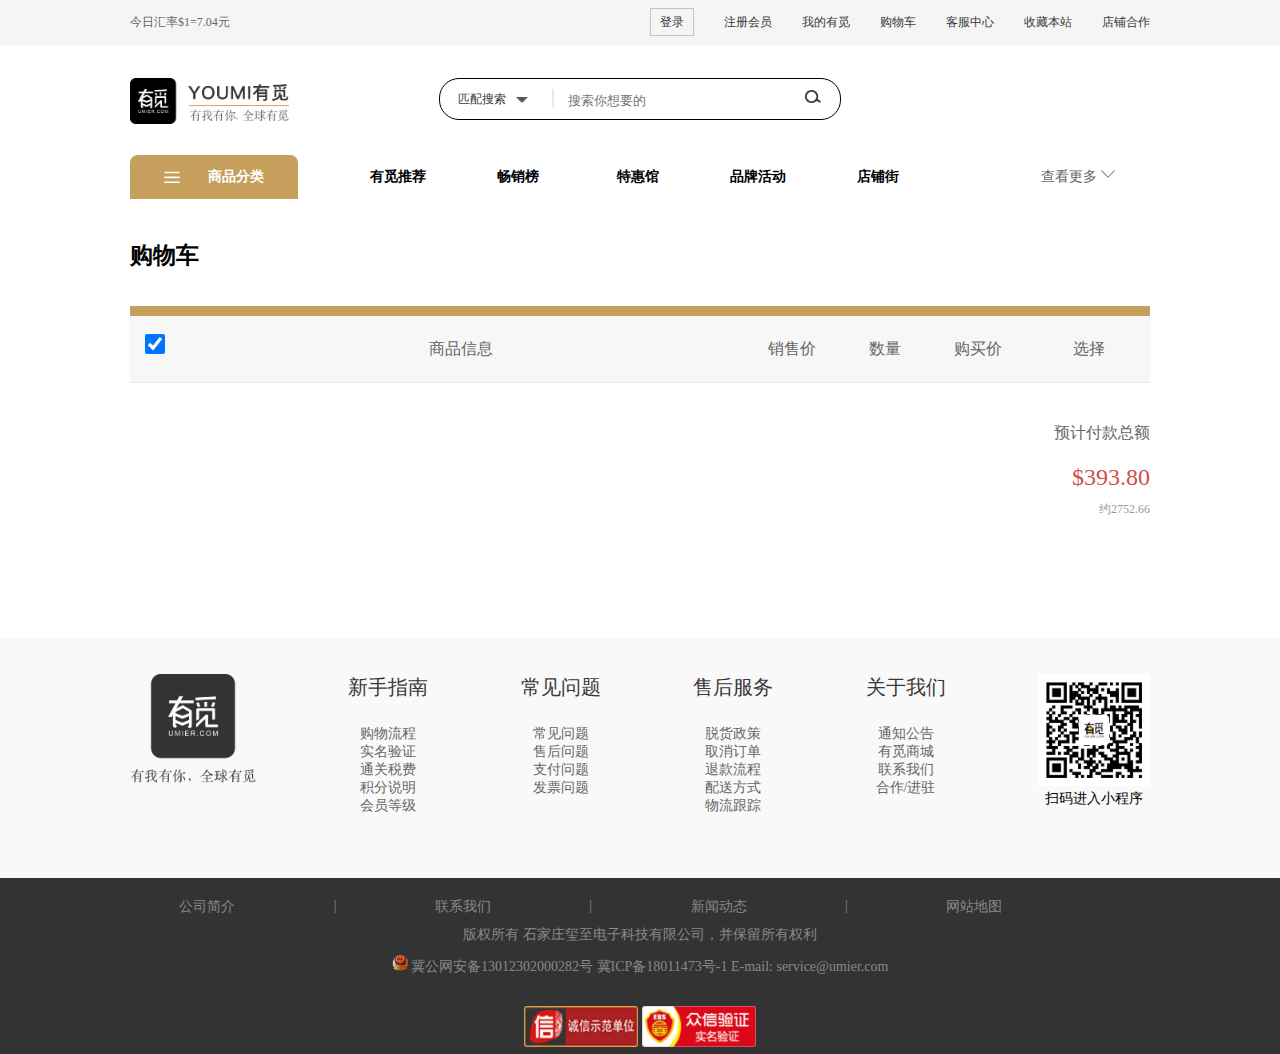
<file: public/cart.html>
<!DOCTYPE html>
<html lang="en">
<head>
  <meta charset="UTF-8">
  <meta name="viewport" content="width=device-width, initial-scale=1.0">
  <meta http-equiv="X-UA-Compatible" content="ie=edge">
  <title>有觅直购UMIER官方网站</title>
  <link rel="stylesheet" href="./css/common.css">
  <link rel="stylesheet" href="./css/cart.css">
  <script src="js/jquery-3.2.1.js"></script>
  <script src="js/common.js"></script>
  <script src="js/cart.js"></script>
</head>
<body>
  <header></header>
  <section>
    <h3>购物车</h3>
    <div class="cart">
      <div class="title">
        <div class="checkbox"><input type="checkbox" checked></div>
        <div class="detailes">商品信息</div>
        <div class="price">销售价</div>
        <div class="count">数量</div >
        <div class="buy">购买价</div>
        <div class="selected">选择</div>
      </div>
      <div class="cart_content"></div>
    </div>
    <div class="calc">
      <div>预计付款总额</div>
      <div id="eprice">$393.80</div>
      <div id="cprice">约2752.66</div>
    </div>
  </section>
  <footer></footer>
</body>
</html>
</file>
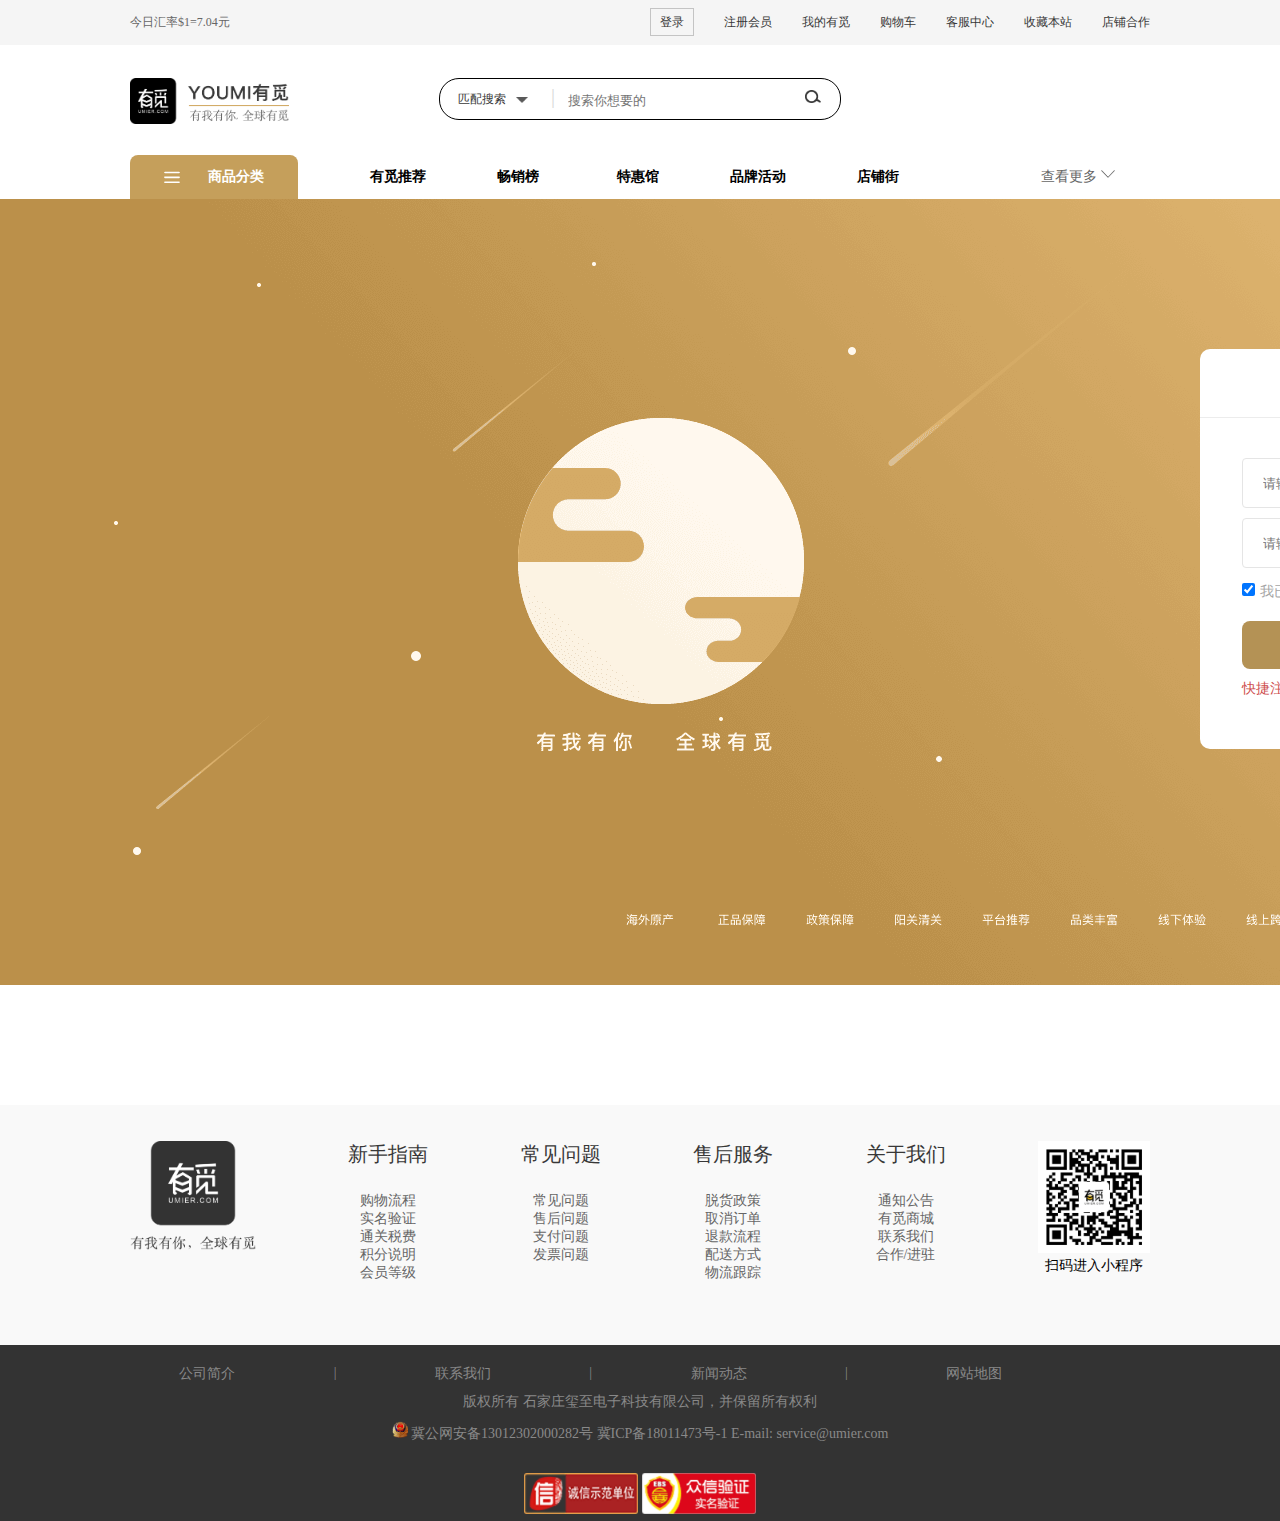
<file: public/login.html>
<!DOCTYPE html>
<html lang="en">
<head>
  <meta charset="UTF-8">
  <meta name="viewport" content="width=device-width, initial-scale=1.0">
  <meta http-equiv="X-UA-Compatible" content="ie=edge">
  <title>有觅直购UMIER官方网站</title>
  <link rel="stylesheet" href="./css/reg.css">
  <link rel="stylesheet" href="./css/common.css">
  <script src="js/jquery-3.2.1.js"></script>
  <script src="js/common.js"></script>
</head>
<body>
  <header></header>
  <div class="reg_bg">
    <div class="login_card">  
      <div class="reg_title">
        <span>登录</span>
      </div>
      <div class="reg_body">
        <input type="text" id="uname"  autocomplete="off" placeholder="请输入账号">
        <span>账号不能为空</span>
        <input type="password" id="upwd"  autocomplete="off"  placeholder="请输入密码">
        <span>密码不能为空</span>
        <input type="checkbox" checked id="agree">
        <label for="agree">我已同意用户协议</label>
        <button id="logbtn">登录</button>
        <div class="toggle_reg">
          <a href="./reg.html">快捷注册</a>
          <a href="javascript:;">忘记密码</a>
        </div>
      </div>
    </div>
  </div>
  <footer></footer>
  <script src="js/login.js"></script>
</body>
</html>
</file>
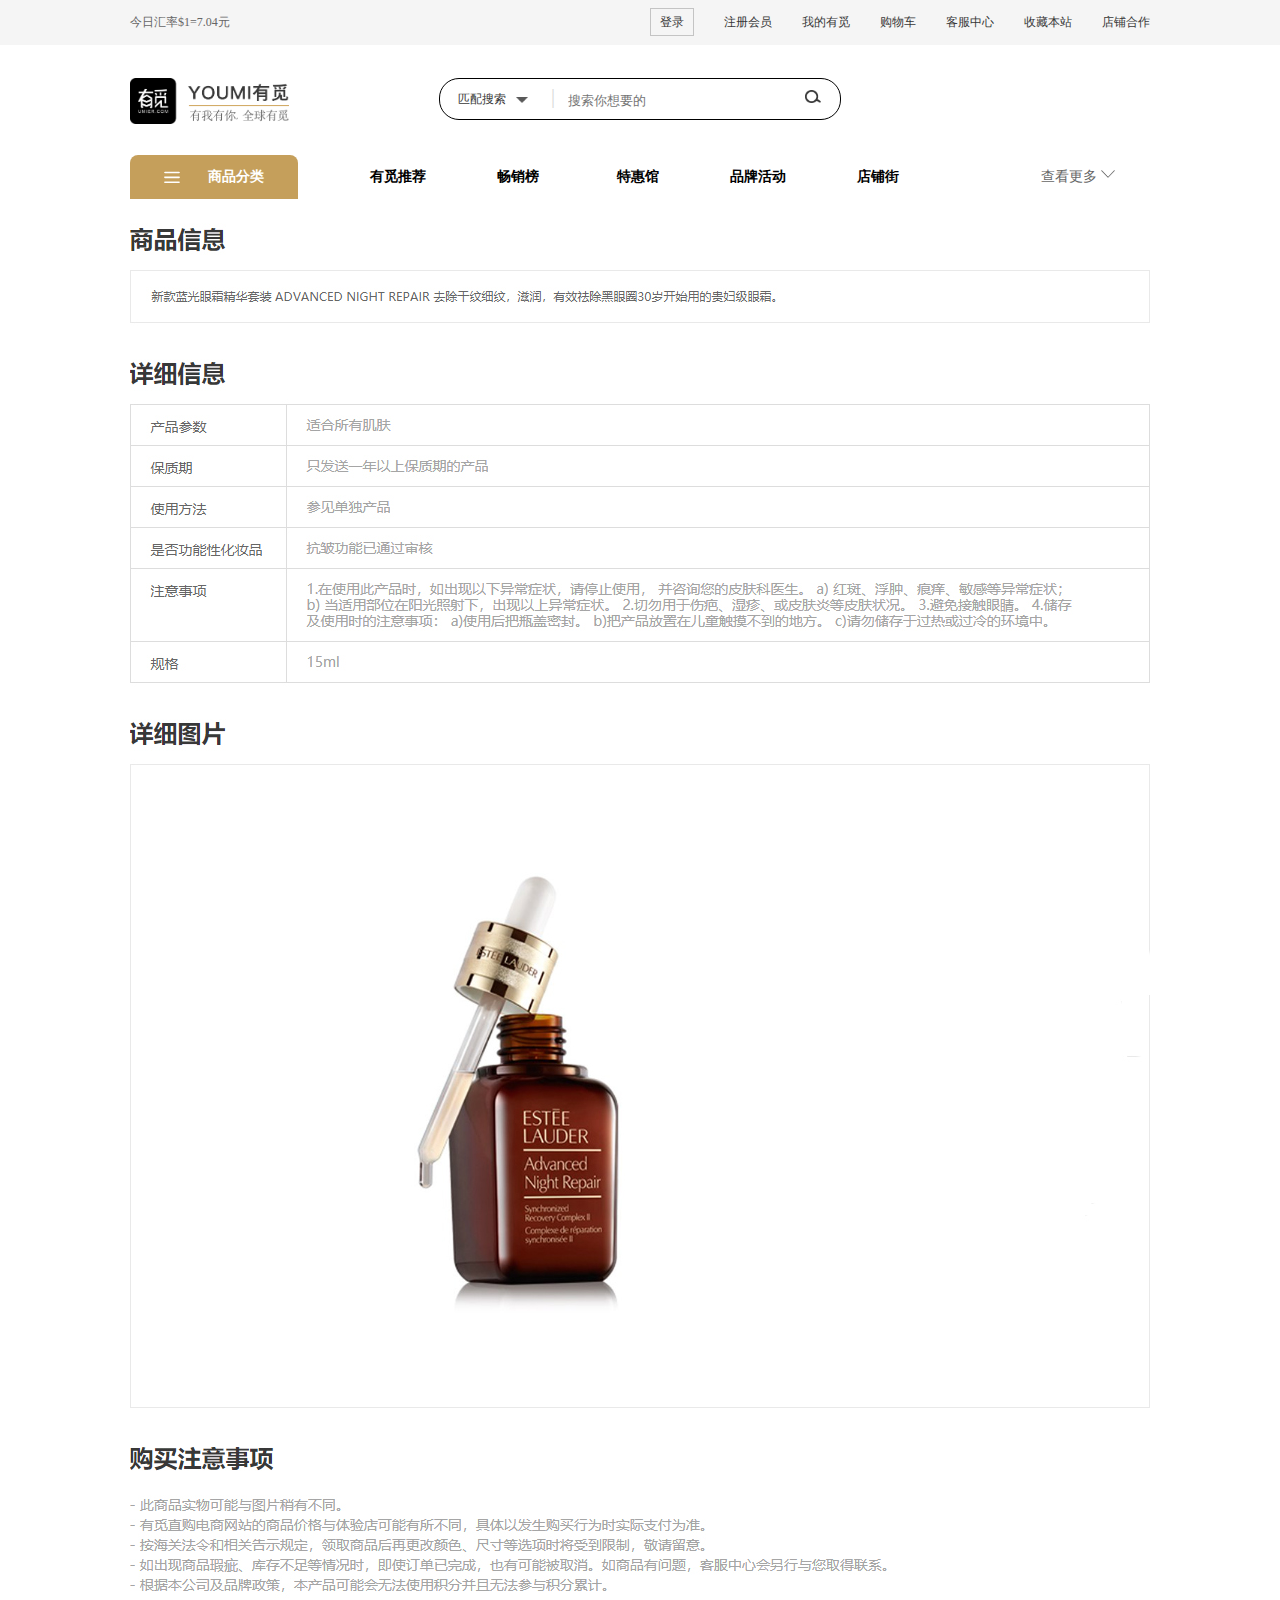
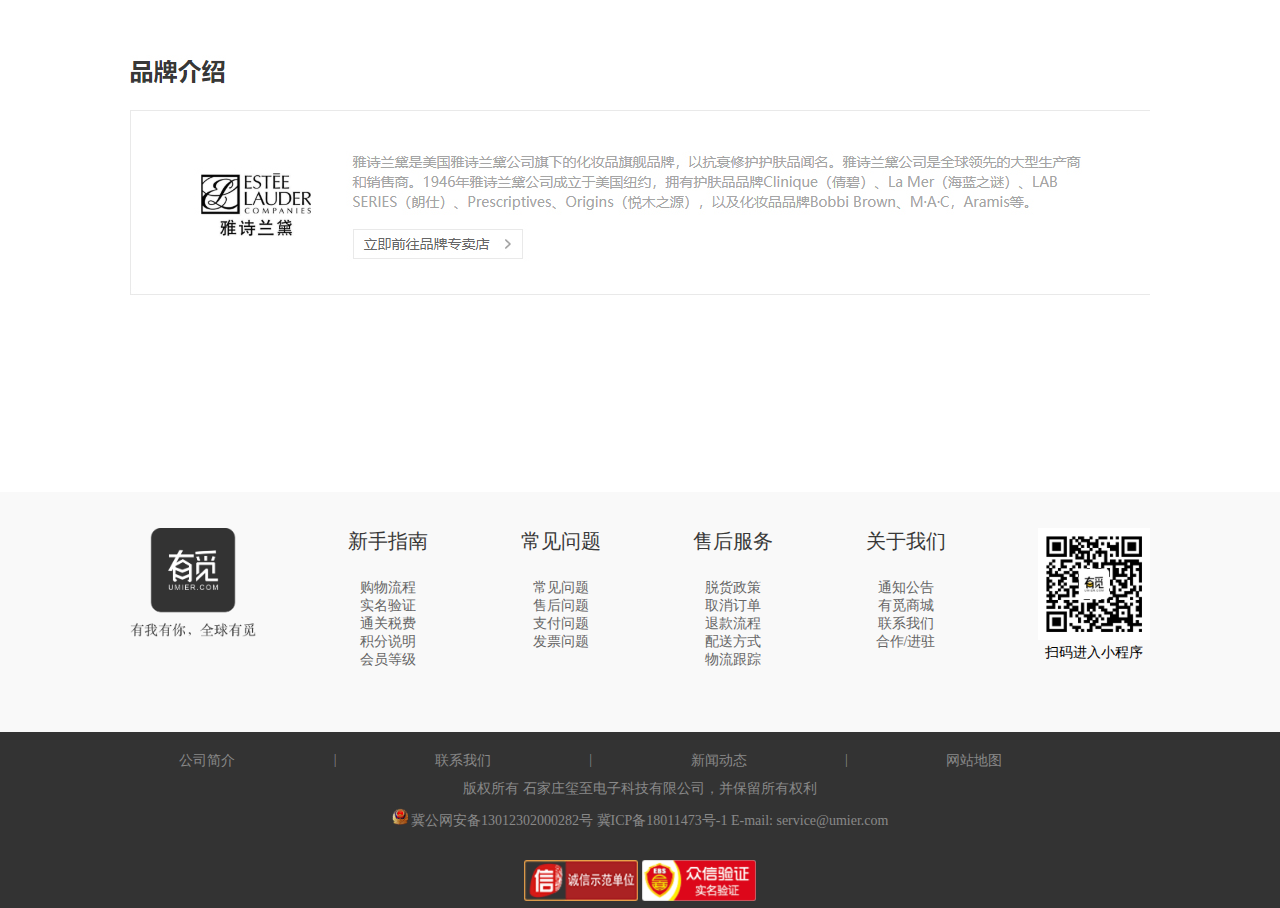
<file: public/product_details.html>
<!DOCTYPE html>
<html lang="en">
<head>
  <meta charset="UTF-8">
  <meta name="viewport" content="width=device-width, initial-scale=1.0">
  <meta http-equiv="X-UA-Compatible" content="ie=edge">
  <title>商品详情</title>
  <link rel="stylesheet" href="./css/common.css"> 
  <link rel="stylesheet" href="./css/details.css"> 
  <script src="./js/jquery-3.2.1.js"></script>

  <script src="js/common.js"></script>                   
</head>
<body>
  <header></header>
  <section>
    <div id="content"></div>
    <img src="./img/details/details.jpg" alt="">
  </section>
  <footer></footer>
  <script src="./js/details.js"></script>
</body>
</html>
</file>
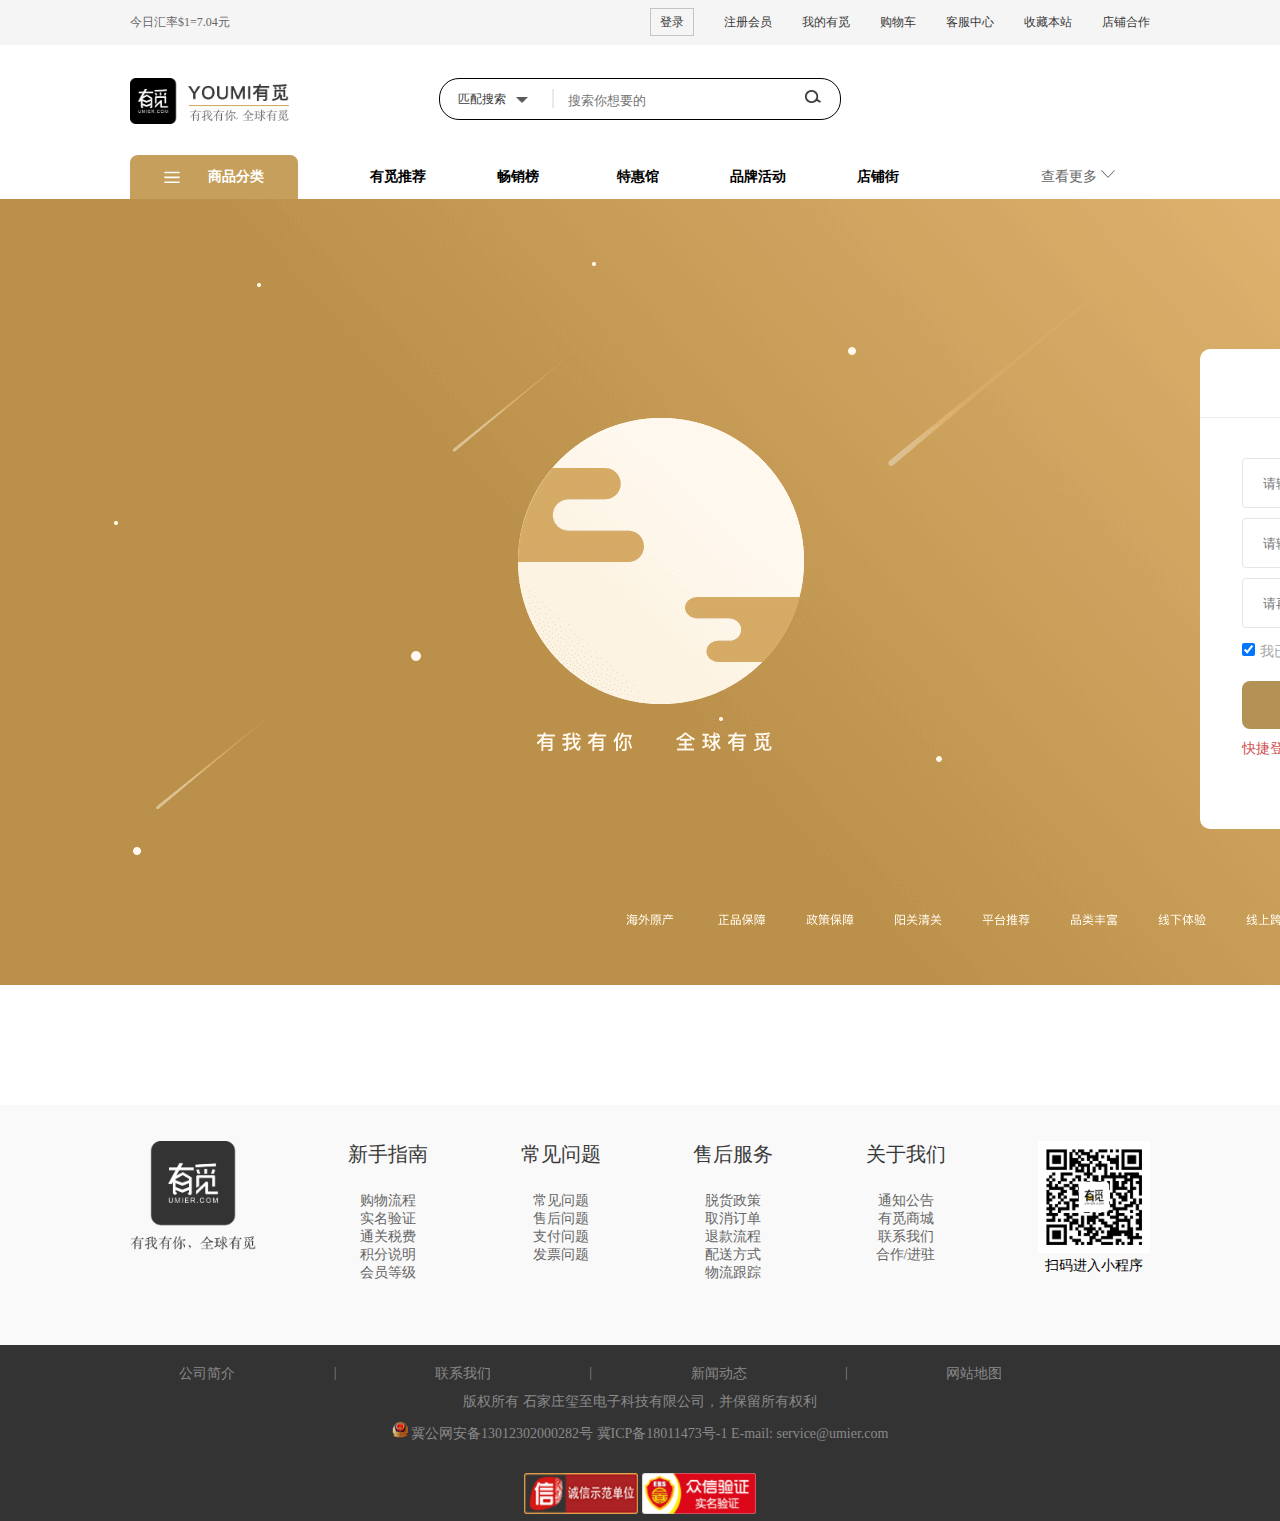
<file: public/reg.html>
<!DOCTYPE html>
<html lang="en">
<head>
  <meta charset="UTF-8">
  <meta name="viewport" content="width=device-width, initial-scale=1.0">
  <meta http-equiv="X-UA-Compatible" content="ie=edge">
  <title>有觅直购UMIER官方网站</title>
  <link rel="stylesheet" href="./css/reg.css">
  <link rel="stylesheet" href="./css/common.css">
  <script src="js/jquery-3.2.1.js"></script>
  <script src="js/common.js"></script>
</head>
<body>
  <header>
  </header>
  <div class="reg_bg">
    <div class="reg_card">  
      <div class="reg_title">
        <span>注册</span>
      </div>
      <div class="reg_body">
        <input type="text" id="uname"  autocomplete="off" placeholder="请输入账号">
        <span>账号4到16位（字母，数字，下划线，减号）</span>
        <input type="password" id="upwd"  autocomplete="off"  placeholder="请输入密码">
        <span>6-10位密码,只能用字母和数字</span>
        <input type="password" id="cpwd"   autocomplete="off" placeholder="请再次输入密码">
        <span>两次输入的密码不一致</span>
        <input type="checkbox" checked id="agree">
        <label for="agree">我已同意用户协议</label>
        <button id="regbtn">注册</button>
        <div class="toggle_reg">
          <a href="./login.html">快捷登录</a>
          <a href="javascript:;">忘记密码</a>
        </div>
      </div>
    </div>
  </div>
  <footer></footer>

  <script src="js/reg.js"></script>
</body>
</html>
</file>
<file: public/css/common.css>
*{margin:0;padding:0;}
html{font-size:20px;}
ul{list-style:none;}
a{text-decoration: none;}
.top{
  width:100%;
  background:#f5f5f5;
}
.top_nav{
  width:51rem;
  height:2.25rem;
  margin:0 auto;
  background:#f5f5f5;
  color:#666;
  font-size:0.6rem;
  line-height:2.25rem;
  display:flex;
  justify-content: space-between;
}
.top_nav ul{
  display:flex; 
  width:25rem;
  justify-content:space-between;
  color:#383838;

}
.top_nav li{float:left;}
.logbtn{
  display:inline-block;
  width:2.1rem;height:1.3rem;
  border:1px solid rgba(196,196,196,1);
  color:#383838;
  font-size:.6rem;
  line-height:1.3rem;
  text-align: center;
}
.top_search{
  width:51rem;
  height:5.5rem;
  margin:0 auto;
}
.top_search .logo{
  float:left;
  margin-top:1.65rem;
}
.top_search img{
  width:7.95rem;
}
.top_search .search{
  width:20.1rem;height:2.1rem;
  border-radius:1rem;
  margin-top:1.65rem;
  margin-left:7.5rem;
  border:1px solid #000;
  box-sizing:border-box;
  float:left;
}
.top_search .btn1{
  float:left;
  margin-top:0.6rem;
  margin-left:0.9rem;
  font-size:0.6rem;
  color:#383838;
  cursor:pointer;
}
.top_search .dropDown{
  width:0.6rem;
  margin-top:0.9rem;
  margin-left:0.5rem;
  cursor:pointer;
}
.top_search span{
  width:0.05rem;height:1rem;
  margin-left:.9rem;
  color:#d8d8d8;
}
.top_search input{
  width:12rem;height:1.85rem;
  display:block;
  margin-left:.9rem;
  border:none;
  color:#a5a5a5;
  position:relative;
  top:-1.3rem;
  left:5.5rem;
}
.top_search .search_icon{
  width:.8rem;
  position:relative;
  top:-3rem;
  left:18.25rem;
  cursor:pointer;
}
.common_class{
  width:51rem;
  height:2.2rem;
  margin:0 auto;
}
.common_class ul{
  float:left;
}
.nav_x li{
  float:left;
  font-size: .7rem;
  font-weight: bold;
  width:6rem;
  text-align:center;
  line-height:2.2rem;
}
.nav_x a{
  color:#000;
}
.nav_x>ul>li:first-child{
  width:8.4rem;height:2.2rem;
  margin-right:2rem;
  border-radius:8px 8px 0 0;
  background-color: #C59F5B;
  color:#fff;
  text-align: center;
  line-height: 2.2rem;
  display: flex;
  align-items: center;
  justify-content:center;
  cursor: pointer;
}
.nav_x li:first-child span{margin-left:1.4rem;}
.nav_x>ul>li:last-child{
  font-size: .7rem;
  font-weight:normal;
  color: #666666;
  line-height:2.2rem;
  margin-left:4rem;
  cursor:pointer;
}
#content_more{
  width:42.5rem;height:5.75rem;
  border:1px solid rgba(197,159,91,1);
  position:absolute;
  z-index: 10;
  top: 10rem;
  left: 30.5rem;
  background:#fff;
}
.common_class #content_more  {
  display:none;
}
.common_class #content_more li{
  width:14rem;height:1.9rem;
}
section{width:51rem;margin:0 auto;}
.nav_box>.nav_left>ul{
  width: 8.4rem;
  height: 22.5rem;
  background: rgba(0,0,0,0.5);
}
.nav_pos{width:1020px;margin:0 auto;}
.nav_box{
  position:absolute;
  z-index: 10;
}
.nav_box>.nav_left>ul>li{
  width:8.4rem;
  height:1.75rem;
  font-size: .7rem;
  text-indent: 1rem;
  line-height:1.75rem;
}
.nav_box>.nav_left {
  width:8.45rem;
  color:#fff;}
.nav_box>.nav_left a{color:#fff;}

.swiper-container {
  width:100%;
  height:22.5rem;
}  
.hidden_box{
  width: 852px;
  overflow: hidden;
  padding: 36px 0;
  background: #FFF;
  border: 2px solid rgba(197,159,91,1);
  z-index: 999;
  position: absolute;
  left: 168px;
  display:none;
}
.hidden{
  position: absolute;
  top:0;
}
.hidden .hid_title{
  color:#333;
  font-size:14px;
  font-weight:bold;
}
.hidden li{float:left;margin:25px 0 25px 20px;}
.hidden_ul{
  margin:25px 20px 0;
  border-bottom: 1px solid #ccc;
}
.hidden_ul:after{
  content:"";
  display:block;
  clear:both;
}
.hidden a{color:#666;font-size:.6rem;}

footer .intr{
  width:100%;
  height:240px;
  padding:36px 0;
  margin-top:120px;
  background-color: #F9F9F9;
  box-sizing: border-box;
}
footer .intr>.container{
  width:1020px;
  margin:0 auto;
  display:flex;
  justify-content: space-between;
  text-align: center;
  font-size: 14px;
  box-sizing: border-box;
}
footer .intr>.container .ftitle{
  float:left;
  font-size:20px;
  color:#383838;
  margin-bottom: 24px;
}
footer .intr .container>ul>li{
  float:left;
}
footer .container li>a{  
  color:#666;
}
footer .intr .container>a>img{
  width:126px;
}
footer .ma>img{
  width:112px;
}
footer .finally{
  width:100%;
  background-color: #333;
}
footer .finally .container{
  width:1020px;
  height:176px;
  margin:0 auto;
  text-align: center;
  font-size:14px;
  color:#898989;
  box-sizing: border-box;
  padding:20px 0 0 0;
}
footer .finally .container li{
  float:left;
}

footer .finally .container ul{
  display:flex;
  justify-content: space-around;
  margin-bottom:10px;
}
footer .finally .container p{
  margin-bottom:10px;
}
footer .finally .container ul:after{
  content:"";
  display:block;
  clear:both;
}
footer .finally .jh{
  width:16px;
}
footer .finally .last>img{
  margin-top:30px;
  width:114px;
}
.d-none{display:none;}
.top_nav ul a{color:#383838;}
</file>
<file: public/css/cart.css>
h3{
  display:inline-block;
  margin:0 auto;
  margin-top:40px;
}
.cart{
  border-top: 10px solid #c59f5b;
  margin-top: 35px;
  font-size:16px;
  color:#666;
  width:1020px;
  text-align: center;
}
.title{
  height:66px;
  line-height:66px;
  background: #F7F7F7;
  border-bottom: 1px solid #e9e9e9;
}
.title.pros{
  height: 166px;
  border-bottom: 1px solid #e9e9e9;
}
.title>div,.pros>div{float:left;}
.cart .checkbox{width:50px;}
.cart input{
  width: 20px;
  height: 20px;
}
.detailes,.pro{width:562px;}
.price,.buy{width:100px;}
.count{width:86px;}
.selected{width:122px;}
.pro>a>img{width:90px;}
.pro>a{
  display:block;
  float:left;
  margin-right:20px;
}
.pro>.pname{
  font-size:14px;
  color:#383838;
  font-weight:bold;
  display:inline-block;
  margin-top: 20px;
}
.pro>.ename{
  font-size:14px;
  color:#a5a5a5;
  margin-top: 20px;
}
.pro>.details{
  font-size:14px;
  color:#666;
}
.pro .txt{
  display:flex;
  flex-direction: column;
}
.products{border-bottom:1px solid #ececec;}
.products>div{
  height:166px;
}
.products>div{float:left;}
.products:after{
  content:"";
  display:block;
  clear:both;
}
.pro{
  box-sizing: border-box;
  padding:20px;
  text-align: left;
}
.products>.price{
  color:#ce4e4e;
  font-size:18px;
  padding-top:70px;
  box-sizing: border-box;
}

.count_box{  
  margin-top:70px;
  margin-left:12px;
}
.count_box>div{
  float:left;
  width:30px;
  border:1px solid #ececec;
  box-sizing: border-box;;
}
.count_box>div:first-child{
  height:30px;
  border-right:0;
  line-height: 30px ;
}
.count_box>div:nth-child(2){
  height:15px;
  border-bottom: 0;
  line-height: 10px ;
}
.count_box>div:last-child{
  height:15px;
  line-height: 10px ;
}

.products>.count img{
  width:10px;
}
.count_box:after{
  content:"";
  display:block;
  clear:both;
}
.products>.checkbox{line-height: 166px;}
.products>.buy{
  padding-top:70px;
  box-sizing: border-box;
}
.products>.buy>p:first-child{
  color:#ce4e4e;
  font-size:18px;
}
.products>.buy>p:last-child{
  color:#a5a5a5;
  font-size:12px;
}
.products>.selected{
  padding-top:50px;
  box-sizing: border-box;
}
.btnbuy,.btndel{
  width:110px;height:30px;
  font-size:14px;
  text-align: center;
  line-height: 30px;
  cursor:pointer;
}
.btnbuy{
  color:#ce4e4e;
  border:1px solid #ce4e4e;
}
.btndel{
  color:#a5a5a5;
  border:1px solid #a5a5a5;
  margin-top:10px;
}
.calc{
  display:flex;
  flex-direction: column;
  align-items: flex-end;
}
.calc>div:nth-child(1){
  color:#666;
  font-size:16px;
  margin-top:40px;
}
.calc>div:nth-child(2){
  color:#ce4e4e;
  font-size:24px;
  margin-top:20px;
}
.calc>div:nth-child(3){
  color:#999;
  font-size:12px;
  margin-top:10px;
}
</file>
<file: public/css/reg.css>
.reg_bg{
  background:url("../img/reg/background.png") no-repeat;
  height:786px;
}
.reg_card{
  width:19.3rem;
  height:24rem;
  background:#fff;
  border-radius:10px;
  position:relative;
  top:7.5rem;
  left:60em;
  box-sizing:border-box;
  padding-bottom: 1.5rem;
}
.login_card{
  width:19.3rem;
  height:20rem;
  background:#fff;
  border-radius:10px;
  position:relative;
  top:7.5rem;
  left:60em;
  box-sizing:border-box;
  padding-bottom: 1.5rem;
}
.reg_title{
  height:3.4rem;
  color: #B49255;
  font-size: 1rem;
  font-weight: 700;
  text-align: center;
  line-height:3.4rem;
  border-bottom:1px solid #ececec;
}
.reg_body{
  width:15.1rem;
  margin:0 auto;
  padding-top:2rem;
  box-sizing:border-box;
}
#uname,#upwd,#cpwd{
  width:100%;
  height:2.5rem;
  border: 1px solid rgba(229, 229, 229, 1);
  border-radius:4px;
  padding-left:1rem;
  margin-bottom:.5rem;
  box-sizing: border-box;
}
.reg_body label{
  font-size:.7rem;
  color:#a5a5a5;
}
.reg_body button{
  width:100%;
  height:2.4rem;
  background: rgba(180, 146, 85, 1);
  border-radius: .4rem;
  border:none;
  color:#fff;
  font-size:.9rem;
  margin-top:1rem;
  cursor: pointer;
}
.toggle_reg{
  width:100%;
  height:1rem;
  margin-top:.5rem;
}
.toggle_reg a{
  display:block;
  cursor: pointer;
  line-height: 1rem;
}
.toggle_reg a:first-child{
  float:left;
  font-size: .7rem;
  color: #ce4e4e;
}
.toggle_reg a:last-child{
  float: right;
  font-size: .6rem;
  color: #A5A5A5;
}
.reg_body span{
  position:relative;
  top:-.5rem;
  display:none;
  font-size:.6rem;
}
.reg_fail{
  color:#ce4e4e;
  display:block ;
}
.reg_suc{
  color:#9BC53D;
  display:block;
}
</file>
<file: public/css/details.css>
.nav_left{display:none;}
.dtitle{
  height:100px;
  border-bottom:1px solid #ececec;
}
.dtitle>p{
  font-size:16px;
  color:#383838;
  margin-top:40px;
}
.dtitle>h1{
  margin-top:15px;
  font-size:28px;
  color:#383838;
  font-weight:500;
}
.pcontent{
  font-size:14px;
  color:#666;
  margin-bottom: 40px;
}
.pcontent:after{
  content:"";
  display:block;
  clear:both;
}
.pics,.pinfo{float:left;}
.pinfo{width:520px;  position: relative;}
.mdpic{
  margin-top:40px;
  position: relative;
}
.smpics:after{
  display:block;
  content:"";
  clear: both;
}
.smpics{margin-top:30px;}
.smpic{
  cursor: pointer;
  display:inline-block;
}
.smpics>div{float:left;}
.mdpic>img{width:460px;}
.smpic>img{width:66px;}
.pinfo>div{border-bottom:1px solid #ececec}
.pinfo>div{
  padding:10px 0;
}
.pinfo>div:first-child{
  padding:40px 0;
}
.pinfo>div>span:first-child,.yprice>span:first-child,.cprice>span:first-child{
  color:#383838;
  margin-left:20px;
}
.pinfo>div>span:nth-child(2),.yprice>span:nth-child(2){
  position:absolute;
  left:25%;
}
.cprice{margin-top:30px;}
.cprice>span:nth-child(2){
  margin-left:60px;
}
.cprice>span:nth-child(2){
  font-size: 36px;
  font-weight: bold;
  color: #CE4E4E;
}
.pinfo>div:nth-child(4)>img{
  display:block;
  width:58px;
  margin:20px 0 0 140px;
  border-radius:50%;
  border:2px solid #000;
}
.pinfo>div:nth-child(6):after{
  content:"";
  display:block;
  clear:both;
}
.pinfo>div:nth-child(6)>span{
  display:block;
  float:left;
  line-height:51px;
}
.pinfo>div:nth-child(6)>div{
  width:28px;height:28px;
  display:block;
  float:left;
  border:1px solid #ececec;
  text-align: center;
  line-height:28px;
  cursor: pointer;
  margin-top:10px;
}
.pinfo>div:nth-child(6)>div+div{border-left:0;}
.pinfo>div:nth-child(6)>span{
  margin-right:80px;
}
.pinfo>div:nth-child(7)>span:last-child{
  color: #CE4E4E;
}
.pinfo>p{
  font-size:12px;
  color:#a5a5a5;
  margin:16px 0 30px 20px;

}
.pinfo>.btn1,.pinfo>.btn2{
  width:180px;height:50px;
  font-size:18px;
  margin:0;
  padding:0;
  text-align: center;
  line-height:50px;
  float:left;
  cursor:pointer;
}
.pinfo>.btn1{
  border:1px solid #CE4E4E;
  color:#CE4E4E;
  background:#fff;
}
.pinfo>.btn2{
  color:#fff;
  background:#CE4E4E;
  border:0;
  margin-left:20px;
  margin-right:40px;
}
.pinfo>img{width:50px;
text-align: center;}
/* 放大镜 */
.pics{position: relative;}
.pics>.zoom{
  width:280px;height:280px;
  position:absolute;
  top:190px;
  left:450px;
  z-index:100;
  background:#fff;
  border:1px solid #000;
}
.active{
  border:1px solid #000;
}
.mask{
  width:176px;
  height:176px;
  position: absolute;
  top:0;left:0;
  background:orange;
  opacity: .3;
  z-index:100;
}
.d-none{display:none;}
.blank{
  width:460px;height:460px;
  position: absolute;
  top:0;left:0;
  z-index:200;
  cursor:move;
}
</file>
